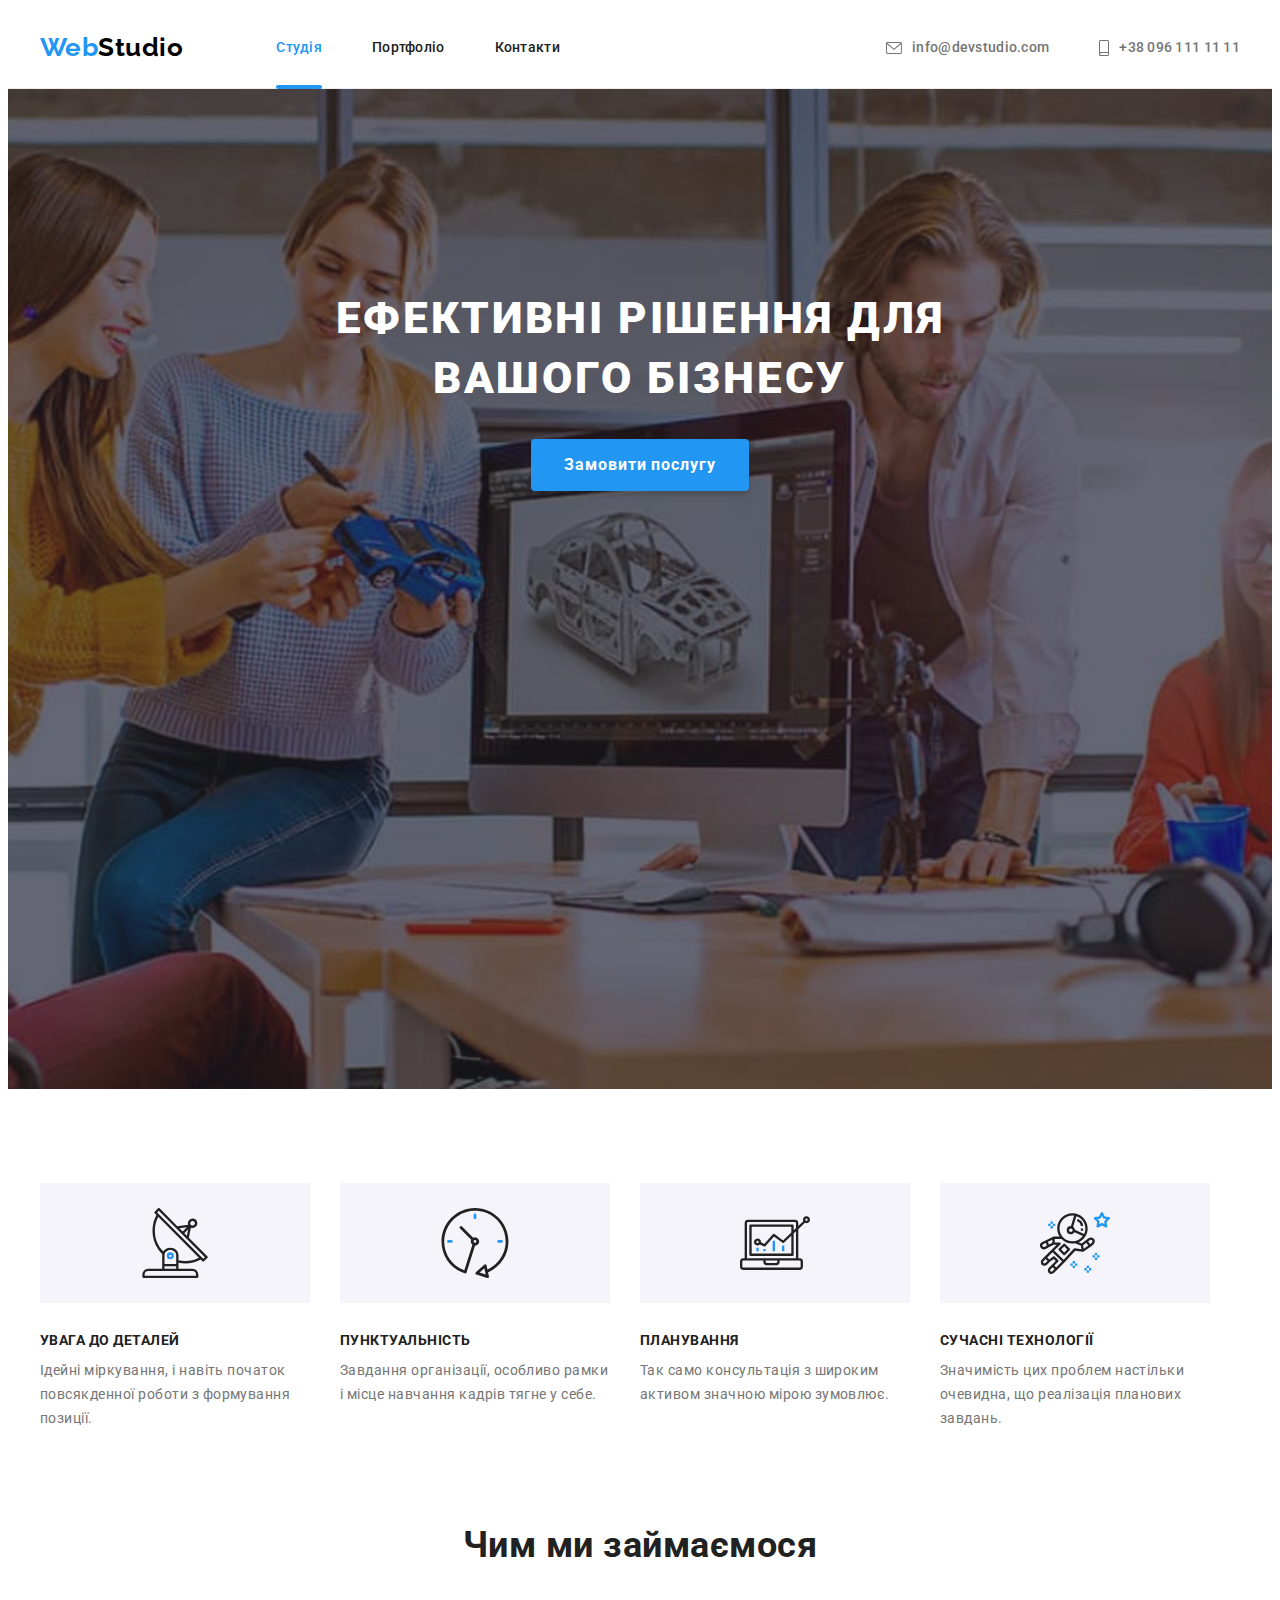
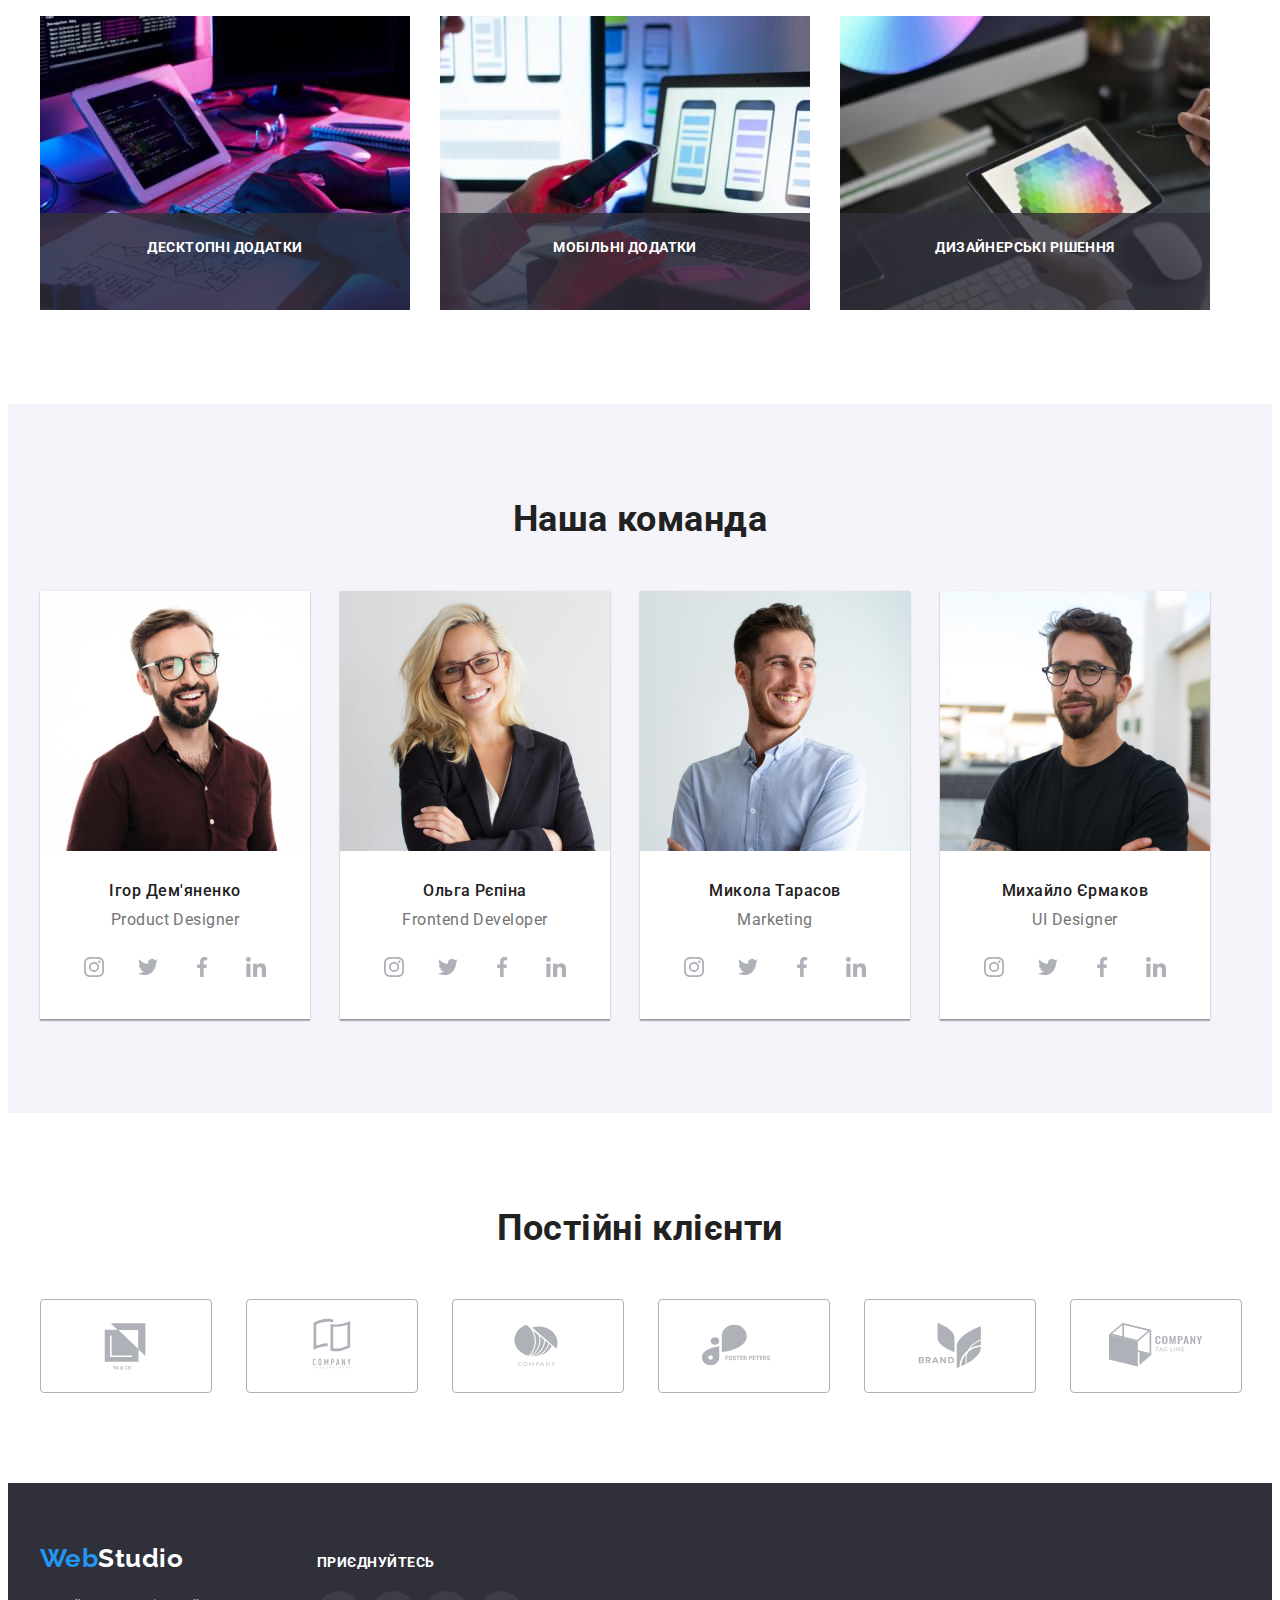
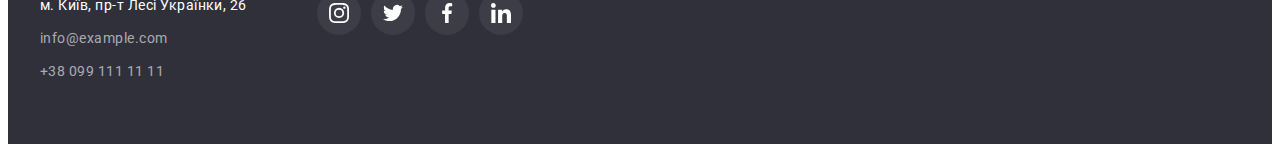
<file: index.html>
<!DOCTYPE html>
<html lang="ru">
  <head>
    <meta charset="UTF-8" />
    <meta http-equiv="X-UA-Compatible" content="IE=edge" />
    <meta name="viewport" content="width=device-width, initial-scale=1.0" />
    <title>Студія</title>
    <link rel="preconnect" href="https://fonts.googleapis.com" />
    <link rel="preconnect" href="https://fonts.gstatic.com" crossorigin />
    <link
      href="https://fonts.googleapis.com/css2?family=Raleway:wght@700&family=Roboto:wght@400;500;700;900&display=swap"
      rel="stylesheet"
    />
    <link
      rel="stylesheet"
      href="https://cdnjs.cloudflare.com/ajax/libs/modern-normalize/1.1.0/modern-normalize.min.css"
      integrity="sha512-wpPYUAdjBVSE4KJnH1VR1HeZfpl1ub8YT/NKx4PuQ5NmX2tKuGu6U/JRp5y+Y8XG2tV+wKQpNHVUX03MfMFn9Q=="
      crossorigin="anonymous"
      referrerpolicy="no-referrer"
    />
    <link rel="stylesheet" href="./css/styles.css" />
  </head>
  <body>
    <!-- Шапка сайта -->
    <header class="header">
      <div class="container nav-flex">
        <nav class="header-nav">
          <a class="logo link" href="./index.html">Web<span class="logo-black">Studio</span></a>
          <ul class="header-nav-list list">
            <li class="header-nav-item">
              <a href="./index.html" class="header-nav-link link current">Студія</a>
            </li>
            <li class="header-nav-item">
              <a href="./portfolio.html" class="header-nav-link link">Портфоліо</a>
            </li>
            <li class="header-nav-item">
              <a href="" class="header-nav-link link">Контакти</a>
            </li>
          </ul>
        </nav>
        <ul class="header-contact-list list">
          <li class="header-contact-item">
            <a class="header-contact-link link" href="mailto:info@devstudio.com"
              ><svg class="contact-icon" width="16" height="12">
                <use href="./img/symbol-defs.svg#icon-envelope"></use>
              </svg>
              info@devstudio.com</a
            >
          </li>
          <li class="header-contact-item">
            <a class="header-contact-link link" href="tel:+380961111111"
              ><svg class="contact-icon" width="10" height="16">
                <use href="./img/symbol-defs.svg#icon-smartphone"></use>
              </svg>
              +38 096 111 11 11</a
            >
          </li>
        </ul>
      </div>
    </header>

    <main>
      <!-- Главный баннер -->
      <section class="hero">
        <div class="cotainer">
          <h1 class="hero-title">Ефективні рішення для вашого бізнесу</h1>
          <button type="button" data-modal-open class="hero-btn">Замовити послугу</button>
        </div>
      </section>
      <!-- Преимущества -->
      <section class="features-section">
        <div class="container">
          <h2 class="section-title visually-hidden">Преимущества</h2>
          <ul class="features-list list">
            <li class="features-item">
              <div class="features-icon-fon">
                <svg class="features-icon" width="70" height="70">
                  <use href="./img/symbol-defs.svg#icon-antenna"></use>
                </svg>
              </div>

              <h3 class="features-title">Увага до деталей</h3>
              <p class="features-text">
                Ідейні міркування, і навіть початок повсякденної роботи з формування позиції.
              </p>
            </li>
            <li class="features-item">
              <div class="features-icon-fon">
                <svg class="features-icon" width="70" height="70">
                  <use href="./img/symbol-defs.svg#icon-clock"></use>
                </svg>
              </div>
              <h3 class="features-title">Пунктуальність</h3>
              <p class="features-text">
                Завдання організації, особливо рамки і місце навчання кадрів тягне у себе.
              </p>
            </li>
            <li class="features-item">
              <div class="features-icon-fon">
                <svg class="features-icon" width="70" height="70">
                  <use href="./img/symbol-defs.svg#icon-diagram"></use>
                </svg>
              </div>
              <h3 class="features-title">Планування</h3>
              <p class="features-text">
                Так само консультація з широким активом значною мірою зумовлює.
              </p>
            </li>
            <li class="features-item">
              <div class="features-icon-fon">
                <svg class="features-icon" width="70" height="70">
                  <use href="./img/symbol-defs.svg#icon-astronaut"></use>
                </svg>
              </div>
              <h3 class="features-title">Сучасні технології</h3>
              <p class="features-text">
                Значимість цих проблем настільки очевидна, що реалізація планових завдань.
              </p>
            </li>
          </ul>
        </div>
      </section>
      <!-- Чем мы занимаемся -->
      <section class="work-section">
        <div class="container">
          <h2 class="section-title">Чим ми займаємося</h2>
          <ul class="work-list list">
            <li class="work-item">
              <div class="about-overlay">
              <img src="./img/img.jpg" alt="компьютер" width="370" />
              <h3 class="about-overlay-title">Десктопні додатки</h3>
            </div>
            </li>
            <li class="work-item">
              <div class="about-overlay">
              <img src="./img/img2.jpg" alt="смартфон" width="370" />
              <h3 class="about-overlay-title">Мобільні додатки</h3>
            </div>
            </li>
            <li class="work-item">
              <div class="about-overlay">
              <img src="./img/img3.jpg" alt="планшет" width="370" />
              <h3 class="about-overlay-title">Дизайнерські рішення</h3>
            </div>
            </li>
          </ul>
        </div>
      </section>
      <!-- Наша команда -->
      <section class="team-section">
        <div class="container">
          <h2 class="section-title">Наша команда</h2>
          <ul class="team-list list">
            <li class="team-item">
              <img src="./img/img4.jpg" width="270" height="260" alt="фотография сотрудника 1" />
              <div class="team-workers">
                <h3 class="team-worker">Ігор Дем'яненко</h3>
                <p class="team-profession" lang="en">Product Designer</p>
                <ul class="team-social-list list">
                  <li class="team-social-item">
                    <a class="team-social-link link" href="">
                      <svg class="team-social-icon" width="20" height="20">
                        <use href="./img/symbol-defs.svg#icon-instagram"></use>
                      </svg>
                    </a>
                  </li>

                  <li class="team-social-item">
                    <a class="team-social-link link" href="">
                      <svg class="team-social-icon" width="20" height="20">
                        <use href="./img/symbol-defs.svg#icon-twitter"></use>
                      </svg>
                    </a>
                  </li>

                  <li class="team-social-item">
                    <a class="team-social-link link" href="">
                      <svg class="team-social-icon" width="20" height="20">
                        <use href="./img/symbol-defs.svg#icon-facebook"></use>
                      </svg>
                    </a>
                  </li>

                  <li class="team-social-item">
                    <a class="team-social-link link" href="">
                      <svg class="team-social-icon" width="20" height="20">
                        <use href="./img/symbol-defs.svg#icon-linkedin"></use>
                      </svg>
                    </a>
                  </li>
                </ul>
              </div>
            </li>

            <li class="team-item">
              <img src="./img/img5.jpg" width="270" height="260" alt="фотография сотрудника 2" />
              <div class="team-workers">
                <h3 class="team-worker">Ольга Рєпіна</h3>
                <p class="team-profession" lang="en">Frontend Developer</p>
                <ul class="team-social-list list">
                  <li class="team-social-item">
                    <a class="team-social-link link" href="">
                      <svg class="team-social-icon" width="20" height="20">
                        <use href="./img/symbol-defs.svg#icon-instagram"></use>
                      </svg>
                    </a>
                  </li>

                  <li class="team-social-item">
                    <a class="team-social-link link" href="">
                      <svg class="team-social-icon" width="20" height="20">
                        <use href="./img/symbol-defs.svg#icon-twitter"></use>
                      </svg>
                    </a>
                  </li>

                  <li class="team-social-item">
                    <a class="team-social-link link" href="">
                      <svg class="team-social-icon" width="20" height="20">
                        <use href="./img/symbol-defs.svg#icon-facebook"></use>
                      </svg>
                    </a>
                  </li>

                  <li class="team-social-item">
                    <a class="team-social-link link" href="">
                      <svg class="team-social-icon" width="20" height="20">
                        <use href="./img/symbol-defs.svg#icon-linkedin"></use>
                      </svg>
                    </a>
                  </li>
                </ul>
              </div>
            </li>

            <li class="team-item">
              <img src="./img/img6.jpg" width="270" height="260" alt="фотография сотрудника 3" />
              <div class="team-workers">
                <h3 class="team-worker">Микола Тарасов</h3>
                <p class="team-profession" lang="en">Marketing</p>
                <ul class="team-social-list list">
                  <li class="team-social-item">
                    <a class="team-social-link link" href="">
                      <svg class="team-social-icon" width="20" height="20">
                        <use href="./img/symbol-defs.svg#icon-instagram"></use>
                      </svg>
                    </a>
                  </li>

                  <li class="team-social-item">
                    <a class="team-social-link link" href="">
                      <svg class="team-social-icon" width="20" height="20">
                        <use href="./img/symbol-defs.svg#icon-twitter"></use>
                      </svg>
                    </a>
                  </li>

                  <li class="team-social-item">
                    <a class="team-social-link link" href="">
                      <svg class="team-social-icon" width="20" height="20">
                        <use href="./img/symbol-defs.svg#icon-facebook"></use>
                      </svg>
                    </a>
                  </li>

                  <li class="team-social-item">
                    <a class="team-social-link link" href="">
                      <svg class="team-social-icon" width="20" height="20">
                        <use href="./img/symbol-defs.svg#icon-linkedin"></use>
                      </svg>
                    </a>
                  </li>
                </ul>
              </div>
            </li>

            <li class="team-item">
              <img src="./img/img7.jpg" width="270" height="260" alt="фотография сотрудника 4" />
              <div class="team-workers">
                <h3 class="team-worker">Михайло Єрмаков</h3>
                <p class="team-profession" lang="en">UI Designer</p>

                <ul class="team-social-list list">
                  <li class="team-social-item">
                    <a class="team-social-link link" href="">
                      <svg class="team-social-icon" width="20" height="20">
                        <use href="./img/symbol-defs.svg#icon-instagram"></use>
                      </svg>
                    </a>
                  </li>

                  <li class="team-social-item">
                    <a class="team-social-link link" href="">
                      <svg class="team-social-icon" width="20" height="20">
                        <use href="./img/symbol-defs.svg#icon-twitter"></use>
                      </svg>
                    </a>
                  </li>

                  <li class="team-social-item">
                    <a class="team-social-link link" href="">
                      <svg class="team-social-icon" width="20" height="20">
                        <use href="./img/symbol-defs.svg#icon-facebook"></use>
                      </svg>
                    </a>
                  </li>

                  <li class="team-social-item">
                    <a class="team-social-link link" href="">
                      <svg class="team-social-icon" width="20" height="20">
                        <use href="./img/symbol-defs.svg#icon-linkedin"></use>
                      </svg>
                    </a>
                  </li>
                </ul>
              </div>
            </li>
          </ul>
        </div>
      </section>

      <!-- Клиенты -->
      <section class="client-section">
        <div class="container">
          <h2 class="client-title">Постійні клієнти</h2>
          <ul class="client-list list">
            <li class="client-item">
              <a class="client-link link" href="">
                <svg class="client-icon" width="106" height="60">
                  <use href="./img/symbol-defs.svg#icon-Logo-0"></use>
                </svg>
              </a>
            </li>

            <li class="client-item">
              <a class="client-link link" href="">
                <svg class="client-icon" width="106" height="60">
                  <use href="./img/symbol-defs.svg#icon-Logo-1"></use>
                </svg>
              </a>
            </li>

            <li class="client-item">
              <a class="client-link link" href="">
                <svg class="client-icon" width="106" height="60">
                  <use href="./img/symbol-defs.svg#icon-Logo-2"></use>
                </svg>
              </a>
            </li>

            <li class="client-item">
              <a class="client-link link" href="">
                <svg class="client-icon" width="106" height="60">
                  <use href="./img/symbol-defs.svg#icon-Logo-3"></use>
                </svg>
              </a>
            </li>

            <li class="client-item">
              <a class="client-link link" href="">
                <svg class="client-icon" width="106" height="60">
                  <use href="./img/symbol-defs.svg#icon-Logo-4"></use>
                </svg>
              </a>
            </li>

            <li class="client-item">
              <a class="client-link link" href="">
                <svg class="client-icon" width="106" height="60">
                  <use href="./img/symbol-defs.svg#icon-Logo-5"></use>
                </svg>
              </a>
            </li>
          </ul>
        </div>
      </section>
    </main>
    <!-- Подвал -->
    <footer class="footer">
      <div class="container flex">
          <div class="footer-contacts-flex">
            <a class="logo link" href="./index.html">Web<span class="logo-white">Studio</span></a>

            <!-- Список контактов -->
            <address class="footer-contact">
              <ul class="footer-contact-list list">
                <li class="footer-contact-item">
                  <a
                    href="https://goo.gl/maps/CdvJLRiEL6Q8Smko8"
                    class="footer-contact-link address link"
                    target="_blank"
                    rel="noreferrer noopener"
                    >м. Київ, пр-т Лесі Українки, 26</a
                  >
                </li>
                <li class="footer-contact-item">
                  <a href="mailto:info@example.com" class="footer-contact-link link"
                    >info@example.com</a
                  >
                </li>
                <li class="footer-contact-item">
                  <a href="tel:+380991111111" class="footer-contact-link link">+38 099 111 11 11</a>
                </li>
              </ul>
            </address>
          </div>
          <div class="footer-social-flex">
            <p class="footer-social-text">приєднуйтесь</p>
            <ul class="footer-social-list list">
              <li class="footer-social-item">
                <a class="footer-social-link" href="">
                  <svg class="footer-social-icon" width="20" height="20">
                    <use href="./img/symbol-defs.svg#icon-instagram"></use>
                  </svg>
                </a>
              </li>

              <li class="footer-social-item">
                <a class="footer-social-link" href="">
                  <svg class="footer-social-icon" width="20" height="20">
                    <use href="./img/symbol-defs.svg#icon-twitter"></use>
                  </svg>
                </a>
              </li>

              <li class="footer-social-item">
                <a class="footer-social-link" href="">
                  <svg class="footer-social-icon" width="20" height="20">
                    <use href="./img/symbol-defs.svg#icon-facebook"></use>
                  </svg>
                </a>
              </li>

              <li class="footer-social-item">
                <a class="footer-social-link" href="">
                  <svg class="footer-social-icon" width="20" height="20">
                    <use href="./img/symbol-defs.svg#icon-linkedin"></use>
                  </svg>
                </a>
              </li>
            </ul>
          </div>
        </div>
      </div>
    </footer>
    <div class="backdrop-hero is-hidden" data-modal>
      <div class="modal-hero">
        <button type="button" class="modal-hero-close" data-modal-close>
          <svg fill="none" viewBox="0 0 18 18" class="icon-hero-close">
            <path
              d="M15 4.108 13.892 3 9.5 7.392 5.108 3 4 4.108 8.392 8.5 4 12.892 5.108 14 9.5 9.608 13.892 14 15 12.892 10.608 8.5 15 4.108Z"
              fill="#000"
            />
          </svg>
        </button>
      </div>
    </div>
    <script src="./JS/modal.js"></script>
  </body>
</html>
</file>
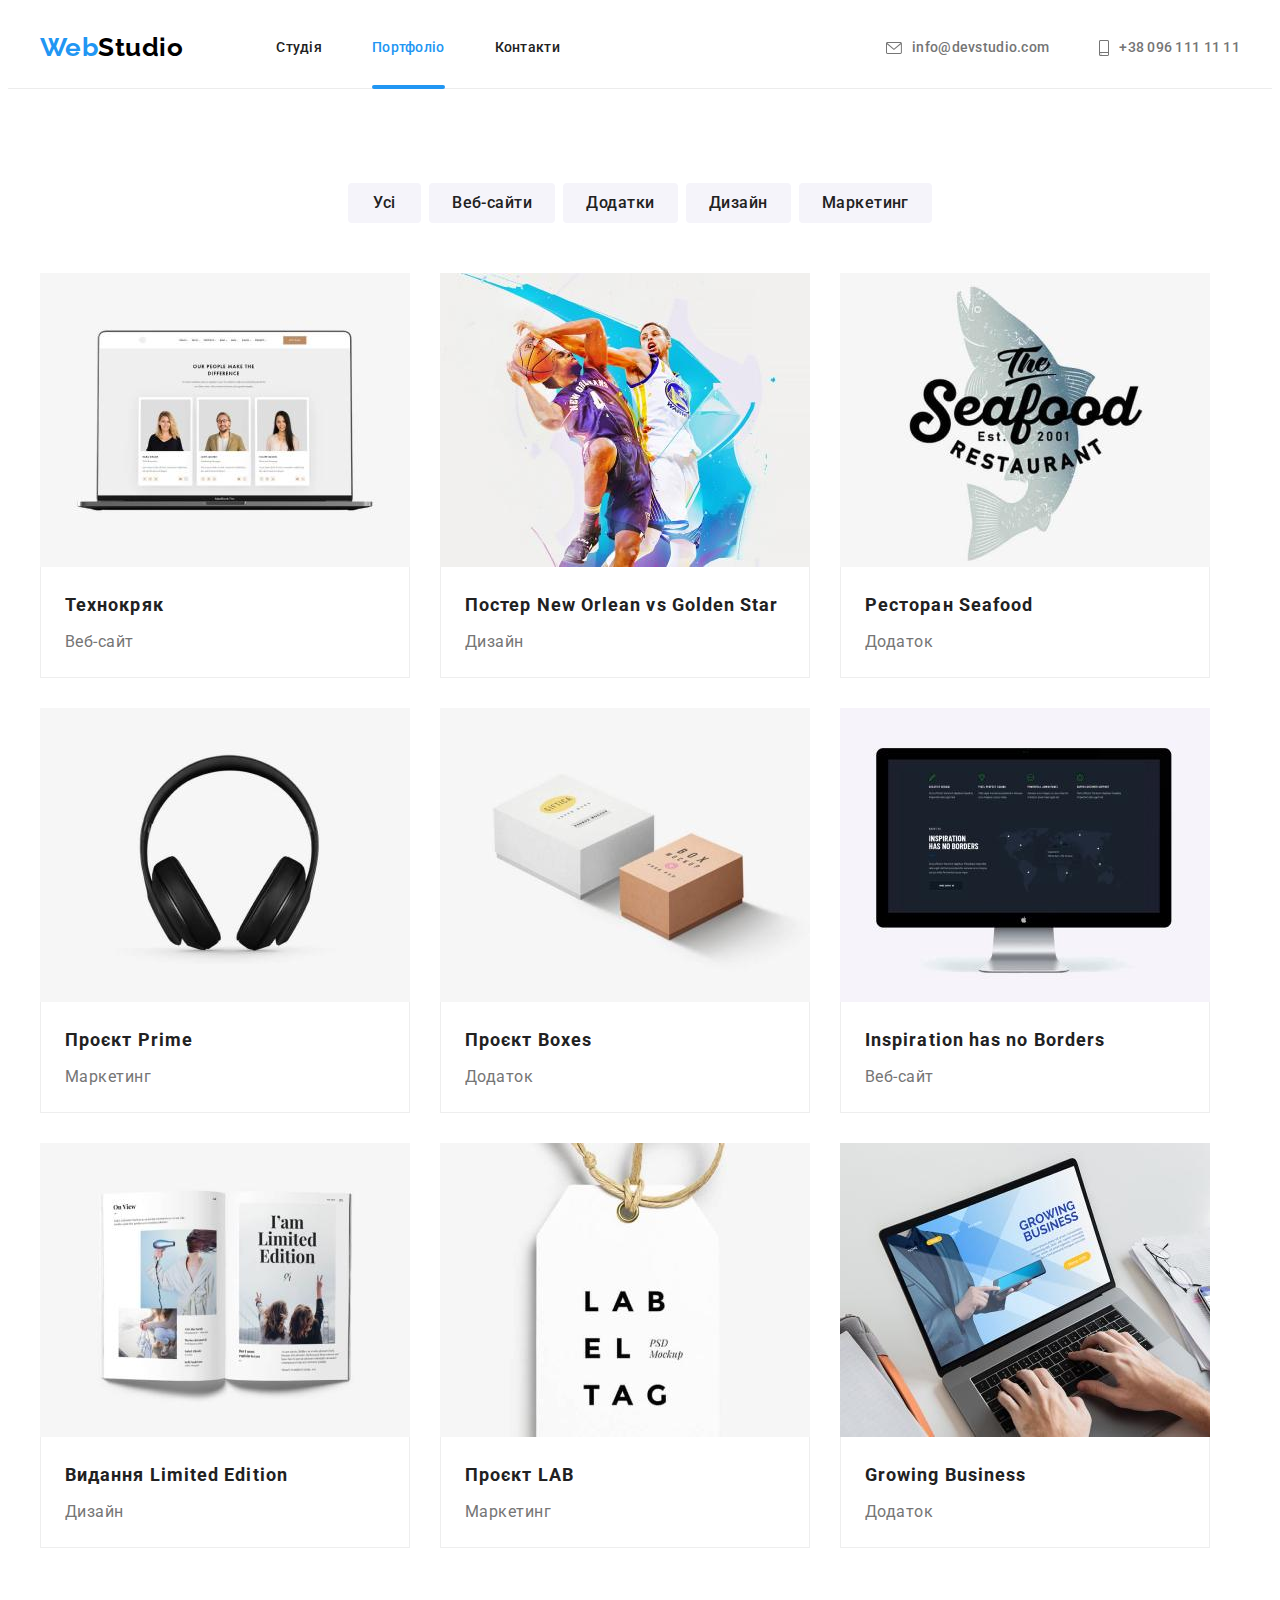
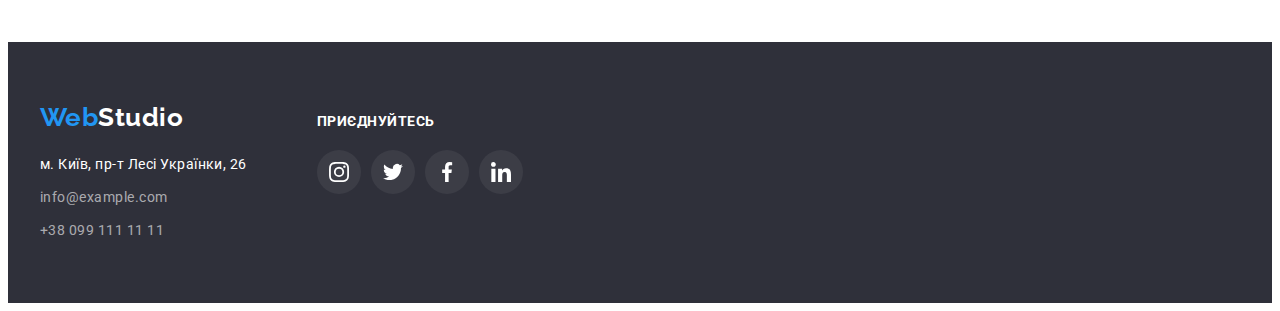
<file: portfolio.html>
<!DOCTYPE html>
<html lang="ru">
  <head>
    <meta charset="UTF-8" />
    <meta http-equiv="X-UA-Compatible" content="IE=edge" />
    <meta name="viewport" content="width=device-width, initial-scale=1.0" />
    <title>Портфоліо</title>
    <link rel="preconnect" href="https://fonts.googleapis.com" />
    <link rel="preconnect" href="https://fonts.gstatic.com" crossorigin />
    <link
      href="https://fonts.googleapis.com/css2?family=Raleway:wght@700&family=Roboto:wght@400;500;700;900&display=swap"
      rel="stylesheet"
    />
    <link
      rel="stylesheet"
      href="https://cdnjs.cloudflare.com/ajax/libs/modern-normalize/1.1.0/modern-normalize.min.css"
      integrity="sha512-wpPYUAdjBVSE4KJnH1VR1HeZfpl1ub8YT/NKx4PuQ5NmX2tKuGu6U/JRp5y+Y8XG2tV+wKQpNHVUX03MfMFn9Q=="
      crossorigin="anonymous"
      referrerpolicy="no-referrer"
    />
    <link rel="stylesheet" href="./css/styles.css" />
  </head>
  <body>
    <!-- Шапка сайта -->
    <header class="header">
      <div class="container nav-flex">
        <nav class="header-nav">
          <a class="logo link" href="./index.html">Web<span class="logo-black">Studio</span></a>
          <ul class="header-nav-list list">
            <li class="header-nav-item">
              <a href="./index.html" class="header-nav-link link">Студія</a>
            </li>
            <li class="header-nav-item">
              <a href="./portfolio.html" class="header-nav-link link current">Портфоліо</a>
            </li>
            <li class="header-nav-item">
              <a href="" class="header-nav-link link">Контакти</a>
            </li>
          </ul>
        </nav>
        <ul class="header-contact-list list">
          <li class="header-contact-item">
            <a class="header-contact-link link" href="mailto:info@devstudio.com"
              ><svg class="contact-icon" width="16" height="12">
                <use href="./img/symbol-defs.svg#icon-envelope"></use>
              </svg>
              info@devstudio.com</a
            >
          </li>
          <li class="header-contact-item">
            <a class="header-contact-link link" href="tel:+380961111111"
              ><svg class="contact-icon" width="10" height="16">
                <use href="./img/symbol-defs.svg#icon-smartphone"></use>
              </svg>
              +38 096 111 11 11</a
            >
          </li>
        </ul>
      </div>
    </header>

    <main>
      <section class="portfolio-section">
        <div class="container">
          <h1 class="visually-hidden">Наші роботи</h1>
          <ul class="portfolio-btn-list list">
            <li class="portfolio-btn-item">
              <button type="button" class="portfolio-btn">Усі</button>
            </li>
            <li class="portfolio-btn-item">
              <button type="button" class="portfolio-btn">Веб-сайти</button>
            </li>
            <li class="portfolio-btn-item">
              <button type="button" class="portfolio-btn">Додатки</button>
            </li>
            <li class="portfolio-btn-item">
              <button type="button" class="portfolio-btn">Дизайн</button>
            </li>
            <li class="portfolio-btn-item">
              <button type="button" class="portfolio-btn">Маркетинг</button>
            </li>
          </ul>
          <ul class="portfolio-list list">
            <li class="portfolio-item">
              <a href="" class="item-link">
                <div class="items-overlay">
                <img src="./img/img8.jpg" alt="фотографія Технокряк" width="370" height="294" />
              <p class="items-text">Ресурс пропонує комплексні пропозиції з різним рівнем функціоналу та сервісів.
                    Все це дозволить відвідувачу отримати вичерпні відомості про компанію чи
                    приватну особу.</p>  
              </div>
                <div class="portfolio-border">
                  <h2 class="portfolio-list-title">Технокряк</h2>
                  <p class="portfolio-list-text">Веб-сайт</p>
                </div></a
              >
            </li>
            <li class="portfolio-item">
              <a href="" class="item-link">
                <div class="items-overlay">
                <img
                  src="./img/img9.jpg"
                  alt="фотографія Постер New Orlean vs Golden Star"
                  width="370"
                  height="294"
                />
              <p class="items-text">Ресурс пропонує комплексні пропозиції з різним рівнем функціоналу та сервісів.
                    Все це дозволить відвідувачу отримати вичерпні відомості про компанію чи
                    приватну особу.</p>
              </div>
                <div class="portfolio-border">
                  <h2 class="portfolio-list-title">Постер New Orlean vs Golden Star</h2>
                  <p class="portfolio-list-text">Дизайн</p>
                </div></a
              >
            </li>
            <li class="portfolio-item">
              <a href="" class="item-link"
                >
                <div class="items-overlay">
                <img
                  src="./img/img10.jpg"
                  alt="фотографія Ресторан Seafood"
                  width="370"
                  height="294"
                />
              <p class="items-text">Ресурс пропонує комплексні пропозиції з різним рівнем функціоналу та сервісів.
                    Все це дозволить відвідувачу отримати вичерпні відомості про компанію чи
                    приватну особу.</p>
              </div>
                <div class="portfolio-border">
                  <h2 class="portfolio-list-title">Ресторан Seafood</h2>
                  <p class="portfolio-list-text">Додаток</p>
                </div></a
              >
            </li>
            <li class="portfolio-item">
              <a href="" class="item-link"
                >
                <div class="items-overlay">
                <img
                  src="./img/img11.jpg"
                  alt="фотографія Проєкт Prime"
                  width="370"
                  height="294"
                />
              <p class="items-text">Ресурс пропонує комплексні пропозиції з різним рівнем функціоналу та сервісів.
                    Все це дозволить відвідувачу отримати вичерпні відомості про компанію чи
                    приватну особу.</p>
              </div>
                <div class="portfolio-border">
                  <h2 class="portfolio-list-title">Проєкт Prime</h2>
                  <p class="portfolio-list-text">Маркетинг</p>
                </div></a
              >
            </li>
            <li class="portfolio-item">
              <a href="" class="item-link"
                >
                <div class="items-overlay">
                <img
                  src="./img/img12.jpg"
                  alt="фотографія Проєкт Boxes"
                  width="370"
                  height="294"
                />
              <p class="items-text">Ресурс пропонує комплексні пропозиції з різним рівнем функціоналу та сервісів.
                    Все це дозволить відвідувачу отримати вичерпні відомості про компанію чи
                    приватну особу.</p>
              </div>
                <div class="portfolio-border">
                  <h2 class="portfolio-list-title">Проєкт Boxes</h2>
                  <p class="portfolio-list-text">Додаток</p>
                </div></a
              >
            </li>
            <li class="portfolio-item">
              <a href="" class="item-link"
                >
                <div class="items-overlay">
                <img
                  src="./img/img13.jpg"
                  alt="фотографія Inspiration has no Borders"
                  width="370"
                  height="294"
                />
              <p class="items-text">Ресурс пропонує комплексні пропозиції з різним рівнем функціоналу та сервісів.
                    Все це дозволить відвідувачу отримати вичерпні відомості про компанію чи
                    приватну особу.</p>
              </div>
                <div class="portfolio-border">
                  <h2 class="portfolio-list-title">Inspiration has no Borders</h2>
                  <p class="portfolio-list-text">Веб-сайт</p>
                </div></a
              >
            </li>
            <li class="portfolio-item">
              <a href="" class="item-link"
                >
                <div class="items-overlay">
                <img
                  src="./img/img14.jpg"
                  alt="фотографія Видання Limited Edition"
                  width="370"
                  height="294"
                />
              <p class="items-text">Ресурс пропонує комплексні пропозиції з різним рівнем функціоналу та сервісів.
                    Все це дозволить відвідувачу отримати вичерпні відомості про компанію чи
                    приватну особу.</p>
              </div>
                <div class="portfolio-border">
                  <h2 class="portfolio-list-title">Видання Limited Edition</h2>
                  <p class="portfolio-list-text">Дизайн</p>
                </div></a
              >
            </li>
            <li class="portfolio-item">
              <a href="" class="item-link"
                >
                <div class="items-overlay">
                <img src="./img/img15.jpg" alt="фотографія Проєкт LAB" width="370" height="294" />
              <p class="items-text">Ресурс пропонує комплексні пропозиції з різним рівнем функціоналу та сервісів.
                    Все це дозволить відвідувачу отримати вичерпні відомості про компанію чи
                    приватну особу.</p>  
              </div>
                <div class="portfolio-border">
                  <h2 class="portfolio-list-title">Проєкт LAB</h2>
                  <p class="portfolio-list-text">Маркетинг</p>
                </div></a
              >
            </li>
            <li class="portfolio-item">
              <a href="" class="item-link"
                >
                <div class="items-overlay">
                <img
                  src="./img/img16.jpg"
                  alt="фотографія Growing Business"
                  width="370"
                  height="294"
                />
              <p class="items-text">Ресурс пропонує комплексні пропозиції з різним рівнем функціоналу та сервісів.
                    Все це дозволить відвідувачу отримати вичерпні відомості про компанію чи
                    приватну особу.</p>
              </div>
                <div class="portfolio-border">
                  <h2 class="portfolio-list-title">Growing Business</h2>
                  <p class="portfolio-list-text">Додаток</p>
                </div></a
              >
            </li>
          </ul>
        </div>
      </section>
    </main>

    <!-- Подвал -->
    <footer class="footer">
      <div class="container flex">
          <div class="footer-contacts-flex">
            <a class="logo link" href="./index.html">Web<span class="logo-white">Studio</span></a>

            <!-- Список контактов -->
            <address class="footer-contact">
              <ul class="footer-contact-list list">
                <li class="footer-contact-item">
                  <a
                    href="https://goo.gl/maps/CdvJLRiEL6Q8Smko8"
                    class="footer-contact-link address link"
                    target="_blank"
                    rel="noreferrer noopener"
                    >м. Київ, пр-т Лесі Українки, 26</a
                  >
                </li>
                <li class="footer-contact-item">
                  <a href="mailto:info@example.com" class="footer-contact-link link"
                    >info@example.com</a
                  >
                </li>
                <li class="footer-contact-item">
                  <a href="tel:+380991111111" class="footer-contact-link link">+38 099 111 11 11</a>
                </li>
              </ul>
            </address>
          </div>
          <div class="footer-social-flex">
            <p class="footer-social-text">приєднуйтесь</p>
            <ul class="footer-social-list list">
              <li class="footer-social-item">
                <a class="footer-social-link" href="">
                  <svg class="footer-social-icon" width="20" height="20">
                    <use href="./img/symbol-defs.svg#icon-instagram"></use>
                  </svg>
                </a>
              </li>

              <li class="footer-social-item">
                <a class="footer-social-link" href="">
                  <svg class="footer-social-icon" width="20" height="20">
                    <use href="./img/symbol-defs.svg#icon-twitter"></use>
                  </svg>
                </a>
              </li>

              <li class="footer-social-item">
                <a class="footer-social-link" href="">
                  <svg class="footer-social-icon" width="20" height="20">
                    <use href="./img/symbol-defs.svg#icon-facebook"></use>
                  </svg>
                </a>
              </li>

              <li class="footer-social-item">
                <a class="footer-social-link" href="">
                  <svg class="footer-social-icon" width="20" height="20">
                    <use href="./img/symbol-defs.svg#icon-linkedin"></use>
                  </svg>
                </a>
              </li>
            </ul>
          </div>
        </div>
      </div>
    </footer>
    <script src="./JS/modal.js"></script>
  </body>
</html>
</file>
<file: css/styles.css>
/* ---------Переменные------- */
:root {
  --main-blackcolor: #212121;
  --grey-fontcolor: #757575;
  --white-fontcolor: #ffffff;
  --accent-color: #2196f3;
  --black-logo-color: #000000;
  --footer-text-color: rgba(255, 255, 255, 0.6);
  --main-backgroundcolor: #ffffff;
  --accent-background: #2f303a;
  --second-white-background: #f5f4fa;
  --accent-color-hover: #188ce8;
}

body {
  font-family: 'Roboto', sans-serif;
  letter-spacing: 0.03em;
  background-color: var(--main-backgroundcolor);
  color: var(--main-blackcolor);
}

/* убираем точки списков */
.list {
  list-style: none;
}

/* убираем подчеркивание ссылок */
.link {
  text-decoration: none;
  transition: color 250ms cubic-bezier(0.4, 0, 0.2, 1);
}

/* глобальный сброс margin, padding */
h1,
h2,
h3,
h4,
h5,
h6,
p,
ul {
  margin: 0;
  padding: 0;
}

.container {
  width: 1200px;
  margin-left: auto;
  margin-right: auto;
  padding-left: 15px;
  padding-right: 15px;
}

.flex {
  display: flex;
  align-items: baseline;
}

.logo {
  font-family: 'Raleway', sans-serif;
  font-weight: 700;
  font-size: 26px;
  line-height: 1.2;
  color: var(--accent-color);
  align-items: center;
  text-align: center;
}

img {
  display: block;
  max-width: 100%;
  height: auto;
}

.section-title {
  font-weight: 700;
  font-size: 36px;
  line-height: 1.17;
  text-align: center;
  color: var(--main-blackcolor);
  margin-bottom: 50px;
}

.features-icon-fon {
  display: flex;
  width: 270px;
  height: 120px;
  align-items: center;
  justify-content: center;
  flex-direction: column;
  margin-bottom: 30px;

  background-color: var(--second-white-background);
}

.footer-contact-link {
  font-style: normal;
  font-size: 14px;
  line-height: 1.71;
  color: var(--footer-text-color);
}

.footer-contact-link:hover,
.footer-contact-link:focus {
  color: var(--accent-color);
}
/*----------------Шапка-------------*/
.header {
  border-bottom: 1px solid #ececec;
}

.nav-flex {
  display: flex;
  align-items: center;
}

.header-nav {
  display: flex;
  align-items: center;
}

.logo-black {
  color: var(--black-logo-color);
}

.header-nav-list {
  display: flex;
  margin-left: 93px;
}

.header-nav-item:not(:last-child) {
  margin-right: 50px;
}

.header-nav-link {
  position: relative;

  display: block;
  padding-top: 32px;
  padding-bottom: 32px;

  font-weight: 500;
  font-size: 14px;
  line-height: 1.14;
  letter-spacing: 0.02em;
  color: var(--main-blackcolor);

  transition: color 250ms cubic-bezier(0.4, 0, 0.2, 1);
}

.header-contact-list {
  display: flex;
  margin-left: auto;
}

.header-contact-item + .header-contact-item {
  margin-left: 50px;
}

.header-contact-link {
  display: inline-flex;
  padding: 32px 0px 32px;
  align-items: center;

  font-weight: 500;
  font-size: 14px;
  line-height: 1.14;
  letter-spacing: 0.02em;
  color: var(--grey-fontcolor);

  transition: color 250ms cubic-bezier(0.4, 0, 0.2, 1);
}

.contact-icon {
  margin-right: 10px;
  fill: currentColor;
}

.header-nav-link:hover,
.header-nav-link:focus,
.header-contact-link:hover,
.header-contact-link:focus {
  color: var(--accent-color);
}

.header-nav-link.current {
  color: var(--accent-color);
}

.current::after {
  content: '';
  position: absolute;
  display: block;
  bottom: -1px;
  left: 0;
  height: 4px;
  width: 100%;
  border-radius: 2px;
  background-color: var(--accent-color);
}

/*--------------Герой---------------*/
.hero {
  padding-top: 200px;
  padding-bottom: 200px;
  max-width: 1600px;
  min-height: 600px;
  margin-left: auto;
  margin-right: auto;
  background-image: linear-gradient(to right, rgba(47, 48, 58, 0.4), rgba(47, 48, 58, 0.4)),
    url(../img/img17.jpg);
  background-color: var(--accent-background);
  background-repeat: no-repeat;
  background-position: center;
  background-size: cover;
  text-align: center;
}

.hero-title {
  margin-bottom: 30px;
  margin-left: auto;
  margin-right: auto;
  max-width: 696px;

  font-weight: 900;
  font-size: 44px;
  line-height: 1.36;
  letter-spacing: 0.06em;
  text-transform: uppercase;
  color: var(--white-fontcolor);
}

/* --------Кнопка---------- */
.hero-btn {
  display: inline-block;
  min-width: 200px;
  border-radius: 4px;
  border: 1px solid transparent;
  padding: 10px 32px;

  font-family: inherit;
  font-weight: 700;
  font-size: 16px;
  line-height: 1.88;
  align-items: center;
  text-align: center;
  letter-spacing: 0.06em;
  cursor: pointer;

  box-shadow: 0px 4px 4px rgba(0, 0, 0, 0.15);
  color: var(--white-fontcolor);
  background-color: var(--accent-color);
  transition: background-color 250ms cubic-bezier(0.4, 0, 0.2, 1);
}

.hero-btn:hover,
.hero-btn:focus {
  color: var(--white-fontcolor);
  background-color: var(--accent-color-hover);
}

.backdrop-hero {
  position: fixed;
  width: 100%;
  height: 100%;
  top: 0;
  background-color: rgba(0, 0, 0, 0.2);

  transition: opacity 500ms cubic-bezier(0.4, 0, 0.2, 1),
    visibility 500ms cubic-bezier(0.4, 0, 0.2, 1);
}

.backdrop-hero.is-hidden .modal-hero {
  transform: translate(-50%, -50%) scale(0);
}

.modal-hero {
  position: absolute;
  top: 50%;
  left: 50%;
  transform: translate(-50%, -50%) scale(1);
  width: 528px;
  min-height: 581px;
  background: var(--main-backgroundcolor);
  box-shadow: 0px 1px 3px rgba(0, 0, 0, 0.12), 0px 1px 1px rgba(0, 0, 0, 0.14),
    0px 2px 1px rgba(0, 0, 0, 0.2);
  border-radius: 4px;
  transition: transform 500ms cubic-bezier(0.4, 0, 0.2, 1);
}

.modal-hero-close {
  position: absolute;
  top: 8px;
  right: 8px;
  width: 30px;
  height: 30px;
  background: var(--main-backgroundcolor);
  border-radius: 50%;
  border: 1px solid rgba(0, 0, 0, 0.1);
  cursor: pointer;
}

.icon-hero-close {
  display: flex;
  align-items: center;
  justify-content: center;
}

.is-hidden {
  visibility: hidden;
  opacity: 0;
  pointer-events: none;
}

/*------------Преимущества------------*/

.features-section {
  padding-top: 94px;
  padding-bottom: 94px;
}

.features-list {
  display: flex;
}

.features-item:not(:last-child) {
  margin-right: 30px;
  max-width: 270px;
}

.features-icon {
  align-items: center;
}

.features-title {
  margin-bottom: 10px;

  font-weight: 700;
  font-size: 14px;
  line-height: 1.14;
  text-transform: uppercase;
}

.features-text {
  font-weight: 400;
  font-size: 14px;
  line-height: 1.7;
  color: var(--grey-fontcolor);
}

.visually-hidden {
  position: absolute;
  width: 1px;
  height: 1px;
  margin: -1px;
  border: 0;
  padding: 0;
  white-space: nowrap;
  clip-path: inset(100%);
  clip: rect(0 0 0 0);
  overflow: hidden;
}

/* --------------Список занятий -------------*/
.work-section {
  padding-bottom: 94px;
}

.work-list {
  display: flex;
}

.work-item:not(:last-child) {
  margin-right: 30px;
}

.about-overlay {
  display: block;
  position: relative;
}

.about-overlay-title {
  position: absolute;
  width: 100%;
  height: 70px;
  bottom: 0;

  padding-top: 27px;

  font-weight: 700;
  font-size: 14px;
  line-height: 1.14;
  text-align: center;
  letter-spacing: 0.03em;
  text-transform: uppercase;

  color: var(--main-backgroundcolor);
  background-color: rgba(47, 48, 58, 0.8);
}

.section-title {
  margin-bottom: 50px;
}

/*---------------Наша команда---------------------*/

.team-section {
  padding-top: 94px;
  padding-bottom: 94px;

  background-color: var(--second-white-background);
}

.team-list {
  display: flex;
}

.team-item {
  box-shadow: 0px 1px 3px rgba(0, 0, 0, 0.12), 0px 1px 1px rgba(0, 0, 0, 0.14),
    0px 2px 1px rgba(0, 0, 0, 0.2);
  background-color: var(--main-backgroundcolor);
}

.team-item:not(:last-child) {
  margin-right: 30px;
}
.team-workers {
  padding: 30px 32px;
}
.team-worker {
  font-weight: 500;
  font-size: 16px;
  line-height: 1.19;
  text-align: center;
}

.team-profession {
  margin-top: 10px;

  font-size: 16px;
  line-height: 1.19;
  text-align: center;
  color: var(--grey-fontcolor);
}

.team-social-list {
  display: flex;
  margin-top: 16px;
  list-style: none;
  justify-content: space-between;
  align-items: center;
}

.team-social-item {
  width: 44px;
  height: 44px;
}

.team-social-link {
  width: 44px;
  height: 44px;
  display: flex;
  justify-content: center;
  align-items: center;
  border-radius: 50%;
  color: #afb1b8;
  background-color: var(--main-backgroundcolor);

  transition: background-color 250ms cubic-bezier(0.4, 0, 0.2, 1),
    color 250ms cubic-bezier(0.4, 0, 0.2, 1);
}

.team-social-link:hover,
.team-social-link:focus {
  color: var(--white-fontcolor);
  background-color: var(--accent-color);
}

.team-social-icon {
  fill: currentColor;
}

/* ---------------КЛИЕНТЫ---------------- */
.client-section {
  padding-top: 94px;
  padding-bottom: 94px;
}

.client-title {
  margin-bottom: 50px;

  font-weight: 700;
  font-size: 36px;
  line-height: 1.17;
  text-align: center;
}

.client-list {
  display: flex;
  padding: 0;
  margin: 0;
  list-style: none;
  justify-content: space-between;
  align-items: center;
}

.client-item {
  width: 170px;
  height: 90px;
}

.client-item:not(:last-child) {
  margin-right: 30px;
}

.client-link {
  width: 170px;
  height: 92px;
  display: flex;
  justify-content: center;
  align-items: center;
  border: 1px solid #afb1b8;
  border-radius: 4px;
  color: #afb1b8;
  background-color: var(--main-backgroundcolor);

  transition: color 250ms cubic-bezier(0.4, 0, 0.2, 1),
    border-color 250ms cubic-bezier(0.4, 0, 0.2, 1);
}

.client-link:hover,
.client-link:focus {
  color: var(--accent-color);
  border-color: var(--accent-color);
}

.client-icon {
  fill: currentColor;
}

.client-item:hover,
.client-item:focus {
  color: var(--accent-color);
  border-color: var(--accent-color);
}

/* ----------------Подвал--------------- */
.footer {
  padding-top: 60px;
  padding-bottom: 60px;
  background-color: var(--accent-background);
}

.footer-social-text {
  margin-bottom: 20px;
  font-weight: 700;
  font-size: 14px;
  line-height: 1.14;
  text-transform: uppercase;
  color: var(--white-fontcolor);
}

.footer-social-flex {
  margin-left: 70px;
  width: 206px;
}

.footer-social-list {
  display: flex;
  padding: 0;
  margin-top: 0;
  list-style: none;
  justify-content: space-between;
  align-items: center;
}

.footer-social-item {
  width: 44px;
  height: 44px;
}

.footer-social-link {
  width: 44px;
  height: 44px;
  display: flex;
  justify-content: center;
  align-items: center;
  border-radius: 50%;
  color: var(--white-fontcolor);
  background-color: #ffffff10;

  transition: background-color 250ms cubic-bezier(0.4, 0, 0.2, 1);
}

.footer-social-link:hover,
.footer-social-link:focus {
  color: var(--white-fontcolor);
  background-color: var(--accent-color);
}

.footer-social-icon {
  fill: currentColor;
}

.logo-white {
  color: var(--white-fontcolor);
}

.footer-contact {
  margin-top: 20px;
}

.footer-contact-link.address {
  color: var(--white-fontcolor);
}

.footer-contact-item:not(:first-child) {
  margin-top: 9px;
}

/* -------------Портфолио----------------- */

.items-overlay {
  position: relative;
  overflow: hidden;
}

.items-text {
  position: absolute;
  top: 0;

  height: 100%;
  padding: 63px 24px;

  background-color: rgba(33, 150, 243, 0.9);

  font-family: 'Roboto';
  font-style: normal;
  font-weight: 400;
  font-size: 18px;
  line-height: 1.55;
  letter-spacing: 0.03em;

  color: var(--white-fontcolor);

  transform: translateY(101%);
  transition: transform 250ms cubic-bezier(0.4, 0, 0.2, 1);
}

.portfolio-section {
  padding-top: 94px;
  padding-bottom: 94px;
}

.portfolio-btn-list {
  display: flex;
  justify-content: center;
  margin-bottom: 50px;
}

.portfolio-btn-item:not(:last-child) {
  margin-right: 8px;
}

.portfolio-btn {
  display: inline-block;
  padding: 6px 22px;
  min-width: 73px;
  border-radius: 4px;
  border: 1px solid transparent;

  font-family: 'Roboto', sans-serif;
  font-weight: 500;
  font-size: 16px;
  line-height: 1.63;
  letter-spacing: 0.03em;
  text-align: center;
  cursor: pointer;
  background-color: var(--second-white-background);
  color: var(--main-blackcolor);
  transition: background-color 250ms cubic-bezier(0.4, 0, 0.2, 1),
    color 250ms cubic-bezier(0.4, 0, 0.2, 1), box-shadow 250ms cubic-bezier(0.4, 0, 0.2, 1);
}

.portfolio-btn:hover,
.portfolio-btn:focus {
  background-color: var(--accent-color);
  color: var(--white-fontcolor);
  box-shadow: 0px 3px 1px rgba(0, 0, 0, 0.1), 0px 1px 2px rgba(0, 0, 0, 0.08),
    0px 2px 2px rgba(0, 0, 0, 0.12);
}

.portfolio-list {
  display: flex;
  flex-wrap: wrap;
  margin: -15px;
}

a {
  text-decoration: none;
  color: var(--main-blackcolor);
}

.portfolio-item {
  margin: 15px;
}

.portfolio-item:hover .items-text {
  transform: translateY(0%);
}

.item-link {
  display: block;
  transition: box-shadow 250ms cubic-bezier(0.4, 0, 0.2, 1);
}

.item-link:hover,
.item-link:focus {
  box-shadow: 0px 3px 1px rgba(0, 0, 0, 0.1), 0px 1px 2px rgba(0, 0, 0, 0.08),
    0px 2px 2px rgba(0, 0, 0, 0.12);
}

.portfolio-border {
  border: 1px solid #eeeeee;
  border-top: transparent;
  padding: 20px 24px;
}

.portfolio-list-title {
  font-weight: 700;
  font-size: 18px;
  line-height: 2;
  letter-spacing: 0.06em;
}

.portfolio-list-text {
  margin-top: 4px;

  font-size: 16px;
  line-height: 1.87;
  color: var(--grey-fontcolor);
}
</file>
